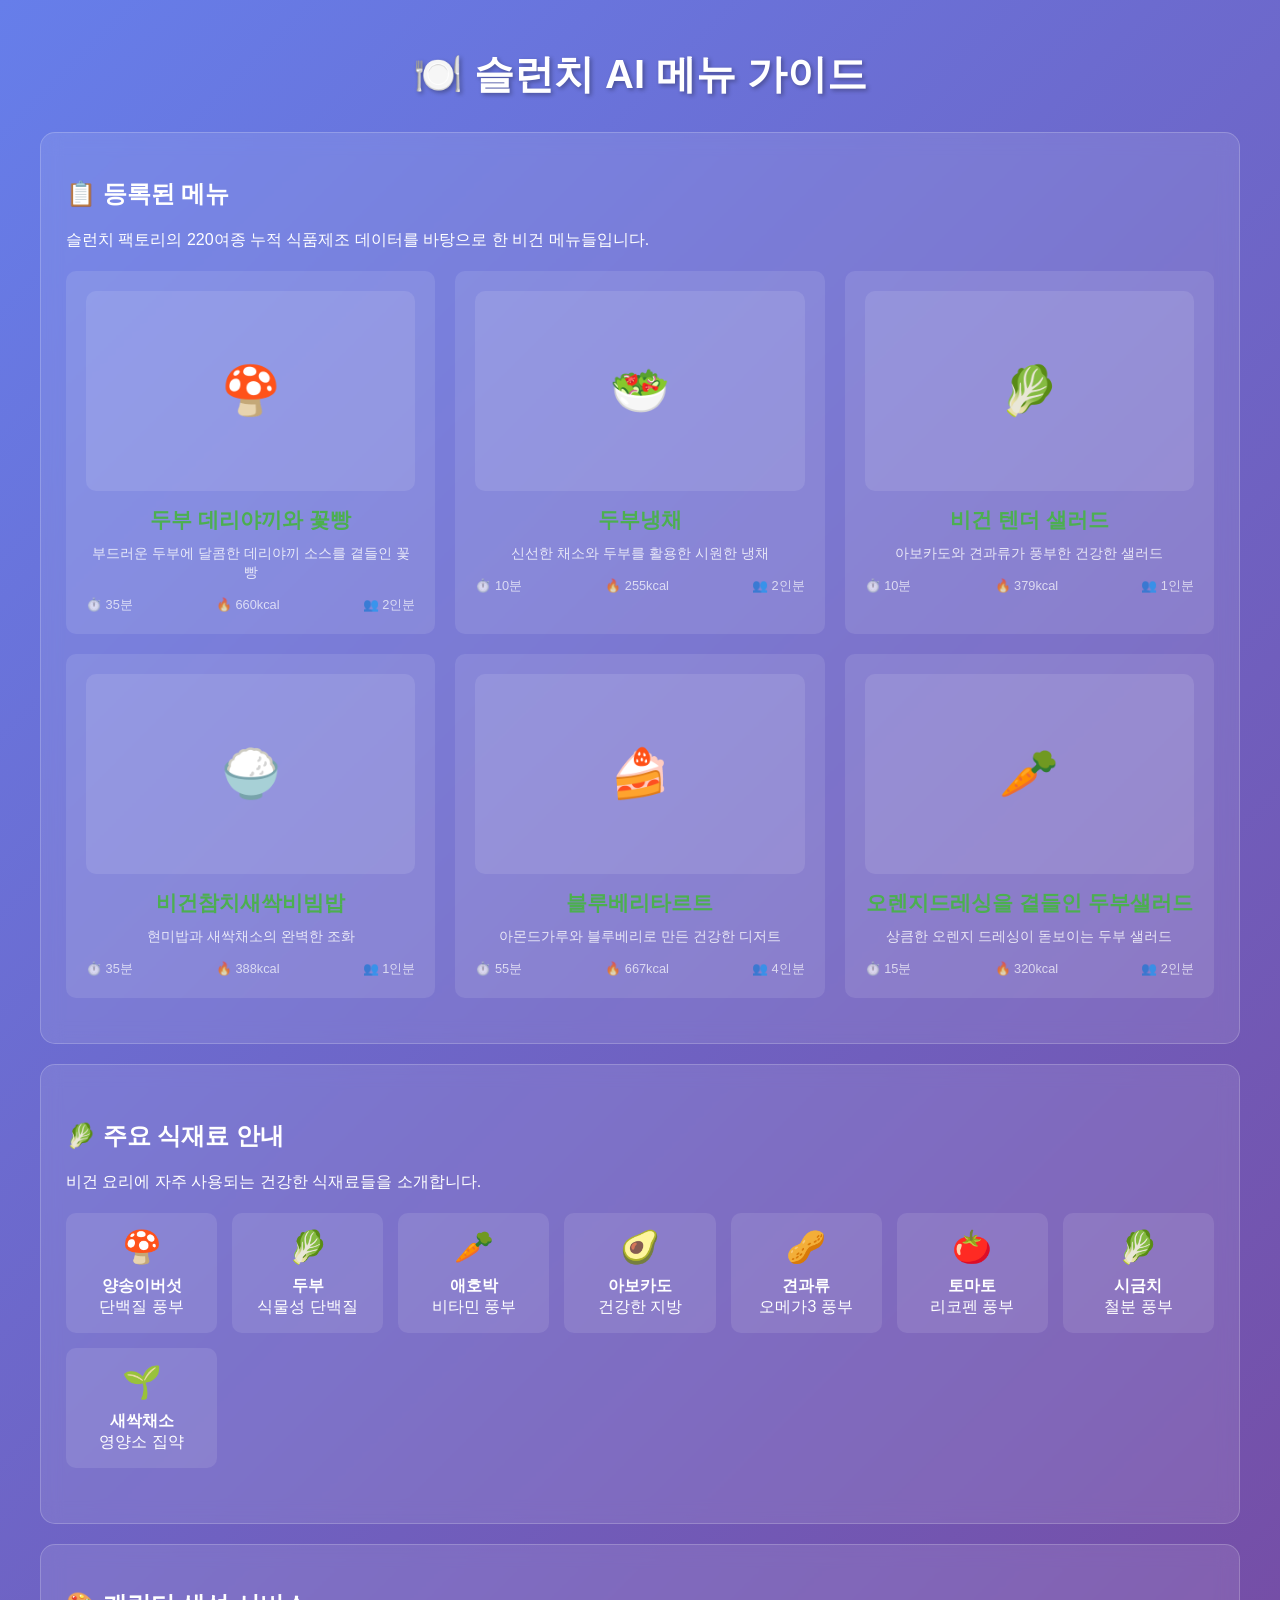
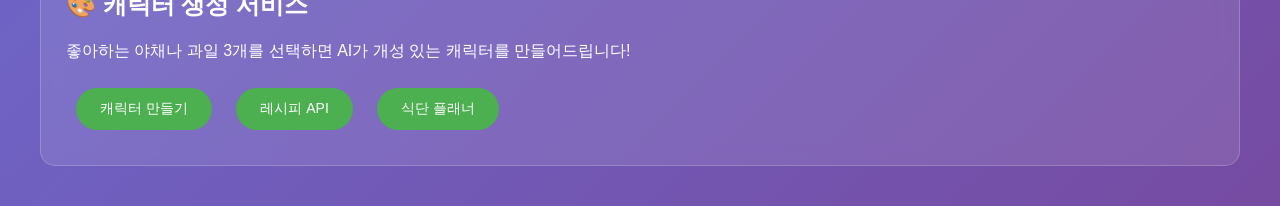
<file: menu-guide/index.html>
<!DOCTYPE html>
<html lang="ko">
<head>
    <meta charset="UTF-8">
    <meta name="viewport" content="width=device-width, initial-scale=1.0">
    <title>슬런치 AI 메뉴 가이드</title>
    <style>
        body {
            font-family: 'Apple SD Gothic Neo', Arial, sans-serif;
            margin: 0;
            padding: 20px;
            background: linear-gradient(135deg, #667eea 0%, #764ba2 100%);
            color: white;
            min-height: 100vh;
        }
        .container {
            max-width: 1200px;
            margin: 0 auto;
        }
        h1 {
            text-align: center;
            font-size: 2.5rem;
            margin-bottom: 30px;
            text-shadow: 2px 2px 4px rgba(0,0,0,0.3);
        }
        .card {
            background: rgba(255,255,255,0.1);
            padding: 25px;
            border-radius: 15px;
            margin: 20px 0;
            backdrop-filter: blur(10px);
            border: 1px solid rgba(255,255,255,0.2);
        }
        .menu-grid {
            display: grid;
            grid-template-columns: repeat(auto-fit, minmax(300px, 1fr));
            gap: 20px;
            margin: 20px 0;
        }
        .menu-item {
            background: rgba(255,255,255,0.1);
            padding: 20px;
            border-radius: 10px;
            text-align: center;
            transition: all 0.3s ease;
        }
        .menu-item:hover {
            background: rgba(255,255,255,0.2);
            transform: translateY(-5px);
        }
        .menu-image {
            width: 100%;
            height: 200px;
            background: rgba(255,255,255,0.1);
            border-radius: 10px;
            margin-bottom: 15px;
            display: flex;
            align-items: center;
            justify-content: center;
            font-size: 3rem;
        }
        .menu-title {
            font-size: 1.3rem;
            font-weight: bold;
            margin-bottom: 10px;
            color: #4CAF50;
        }
        .menu-description {
            font-size: 0.9rem;
            opacity: 0.8;
            margin-bottom: 15px;
        }
        .menu-info {
            display: flex;
            justify-content: space-between;
            font-size: 0.8rem;
            opacity: 0.7;
        }
        .ingredient-section {
            margin: 30px 0;
        }
        .ingredient-grid {
            display: grid;
            grid-template-columns: repeat(auto-fit, minmax(150px, 1fr));
            gap: 15px;
            margin: 20px 0;
        }
        .ingredient-item {
            background: rgba(255,255,255,0.1);
            padding: 15px;
            border-radius: 10px;
            text-align: center;
            transition: all 0.3s ease;
        }
        .ingredient-item:hover {
            background: rgba(255,255,255,0.2);
            transform: scale(1.05);
        }
        .ingredient-icon {
            font-size: 2rem;
            margin-bottom: 10px;
        }
        .btn {
            display: inline-block;
            padding: 12px 24px;
            background: #4CAF50;
            color: white;
            text-decoration: none;
            border-radius: 25px;
            margin: 10px;
            transition: all 0.3s ease;
            border: none;
            cursor: pointer;
            font-size: 14px;
        }
        .btn:hover {
            background: #45a049;
            transform: translateY(-2px);
            box-shadow: 0 4px 8px rgba(0,0,0,0.2);
        }
    </style>
</head>
<body>
    <div class="container">
        <h1>🍽️ 슬런치 AI 메뉴 가이드</h1>
        
        <div class="card">
            <h2>📋 등록된 메뉴</h2>
            <p>슬런치 팩토리의 220여종 누적 식품제조 데이터를 바탕으로 한 비건 메뉴들입니다.</p>
            
            <div class="menu-grid">
                <div class="menu-item">
                    <div class="menu-image">🍄</div>
                    <div class="menu-title">두부 데리야끼와 꽃빵</div>
                    <div class="menu-description">부드러운 두부에 달콤한 데리야끼 소스를 곁들인 꽃빵</div>
                    <div class="menu-info">
                        <span>⏱️ 35분</span>
                        <span>🔥 660kcal</span>
                        <span>👥 2인분</span>
                    </div>
                </div>
                
                <div class="menu-item">
                    <div class="menu-image">🥗</div>
                    <div class="menu-title">두부냉채</div>
                    <div class="menu-description">신선한 채소와 두부를 활용한 시원한 냉채</div>
                    <div class="menu-info">
                        <span>⏱️ 10분</span>
                        <span>🔥 255kcal</span>
                        <span>👥 2인분</span>
                    </div>
                </div>
                
                <div class="menu-item">
                    <div class="menu-image">🥬</div>
                    <div class="menu-title">비건 텐더 샐러드</div>
                    <div class="menu-description">아보카도와 견과류가 풍부한 건강한 샐러드</div>
                    <div class="menu-info">
                        <span>⏱️ 10분</span>
                        <span>🔥 379kcal</span>
                        <span>👥 1인분</span>
                    </div>
                </div>
                
                <div class="menu-item">
                    <div class="menu-image">🍚</div>
                    <div class="menu-title">비건참치새싹비빔밥</div>
                    <div class="menu-description">현미밥과 새싹채소의 완벽한 조화</div>
                    <div class="menu-info">
                        <span>⏱️ 35분</span>
                        <span>🔥 388kcal</span>
                        <span>👥 1인분</span>
                    </div>
                </div>
                
                <div class="menu-item">
                    <div class="menu-image">🍰</div>
                    <div class="menu-title">블루베리타르트</div>
                    <div class="menu-description">아몬드가루와 블루베리로 만든 건강한 디저트</div>
                    <div class="menu-info">
                        <span>⏱️ 55분</span>
                        <span>🔥 667kcal</span>
                        <span>👥 4인분</span>
                    </div>
                </div>
                
                <div class="menu-item">
                    <div class="menu-image">🥕</div>
                    <div class="menu-title">오렌지드레싱을 곁들인 두부샐러드</div>
                    <div class="menu-description">상큼한 오렌지 드레싱이 돋보이는 두부 샐러드</div>
                    <div class="menu-info">
                        <span>⏱️ 15분</span>
                        <span>🔥 320kcal</span>
                        <span>👥 2인분</span>
                    </div>
                </div>
            </div>
        </div>
        
        <div class="card">
            <div class="ingredient-section">
                <h2>🥬 주요 식재료 안내</h2>
                <p>비건 요리에 자주 사용되는 건강한 식재료들을 소개합니다.</p>
                
                <div class="ingredient-grid">
                    <div class="ingredient-item">
                        <div class="ingredient-icon">🍄</div>
                        <div><strong>양송이버섯</strong></div>
                        <div>단백질 풍부</div>
                    </div>
                    
                    <div class="ingredient-item">
                        <div class="ingredient-icon">🥬</div>
                        <div><strong>두부</strong></div>
                        <div>식물성 단백질</div>
                    </div>
                    
                    <div class="ingredient-item">
                        <div class="ingredient-icon">🥕</div>
                        <div><strong>애호박</strong></div>
                        <div>비타민 풍부</div>
                    </div>
                    
                    <div class="ingredient-item">
                        <div class="ingredient-icon">🥑</div>
                        <div><strong>아보카도</strong></div>
                        <div>건강한 지방</div>
                    </div>
                    
                    <div class="ingredient-item">
                        <div class="ingredient-icon">🥜</div>
                        <div><strong>견과류</strong></div>
                        <div>오메가3 풍부</div>
                    </div>
                    
                    <div class="ingredient-item">
                        <div class="ingredient-icon">🍅</div>
                        <div><strong>토마토</strong></div>
                        <div>리코펜 풍부</div>
                    </div>
                    
                    <div class="ingredient-item">
                        <div class="ingredient-icon">🥬</div>
                        <div><strong>시금치</strong></div>
                        <div>철분 풍부</div>
                    </div>
                    
                    <div class="ingredient-item">
                        <div class="ingredient-icon">🌱</div>
                        <div><strong>새싹채소</strong></div>
                        <div>영양소 집약</div>
                    </div>
                </div>
            </div>
        </div>
        
        <div class="card">
            <h2>🎨 캐릭터 생성 서비스</h2>
            <p>좋아하는 야채나 과일 3개를 선택하면 AI가 개성 있는 캐릭터를 만들어드립니다!</p>
            <a href="/character-creator" class="btn">캐릭터 만들기</a>
            <a href="/api/recipes" class="btn">레시피 API</a>
            <a href="/api/meal-plan/V4" class="btn">식단 플래너</a>
        </div>
    </div>
</body>
</html>
</file>
